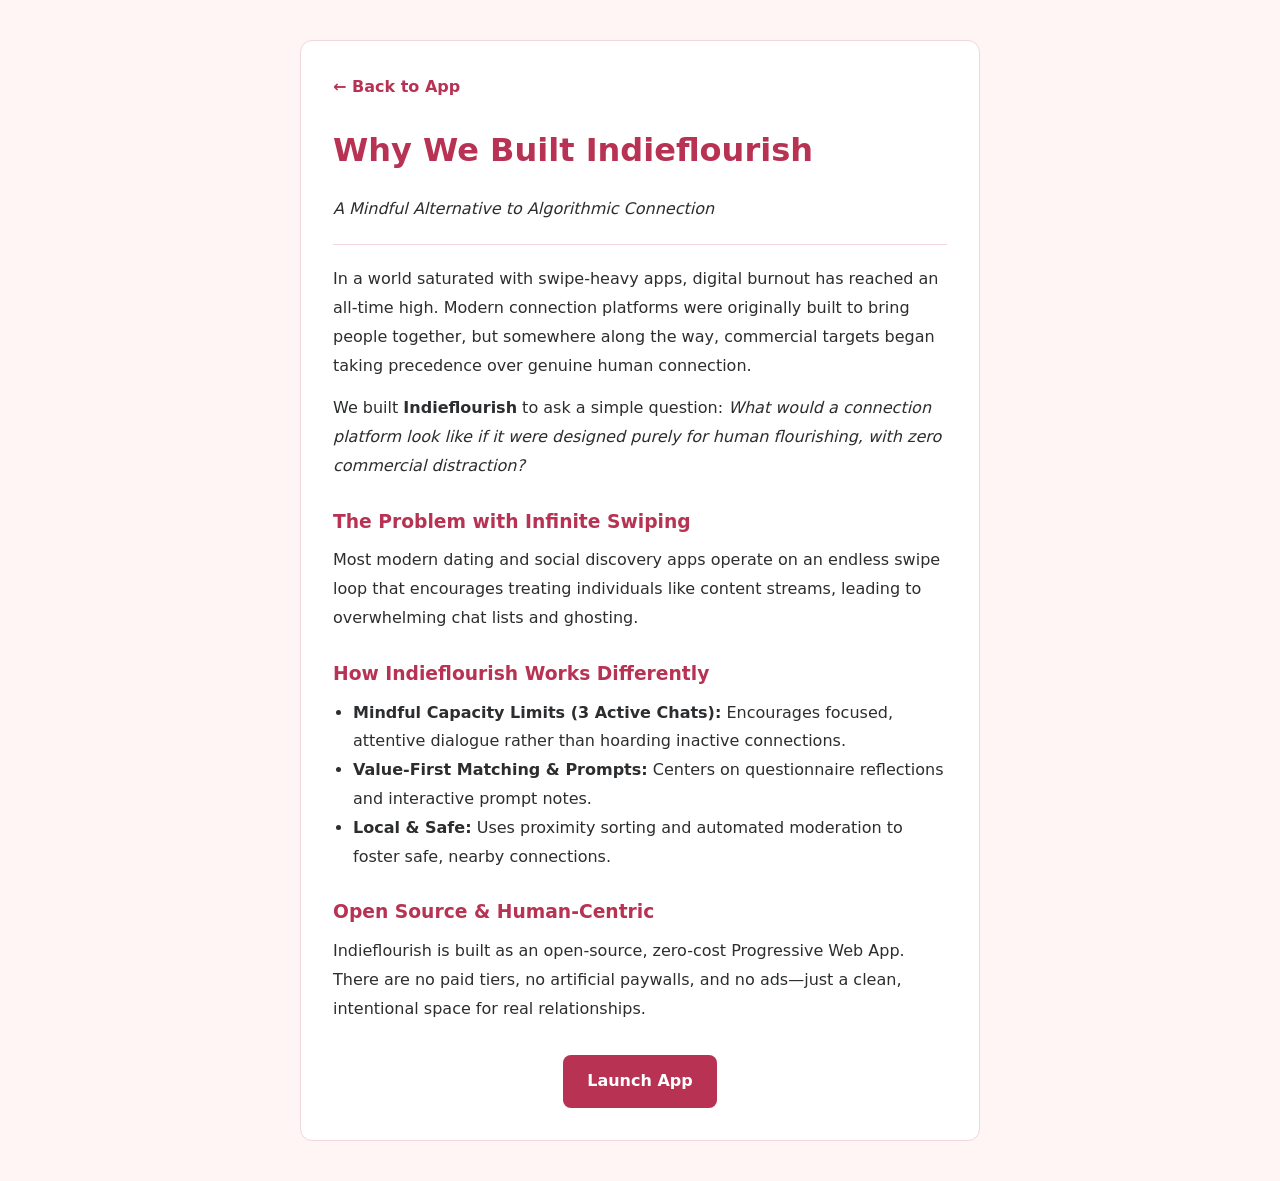
<file: manifesto.html>
<!DOCTYPE html>
<html lang="en">
<head>
  <meta charset="UTF-8" />
  <meta name="viewport" content="width=device-width, initial-scale=1.0" />
  <title>Why We Built Indieflourish — Our Story</title>
  <link rel="stylesheet" href="style.css?v=15" />
  <style>
    .article-container {
      max-width: 680px;
      margin: 40px auto;
      background: #ffffff;
      padding: 32px;
      border-radius: 12px;
      border: 1px solid var(--border);
      line-height: 1.8;
    }
    .article-container h1 { color: var(--primary); margin-bottom: 16px; }
    .article-container h3 { color: var(--primary); margin-top: 24px; margin-bottom: 8px; }
    .article-container p { margin-bottom: 14px; color: var(--text-main); }
    .article-container ul { margin-left: 20px; margin-bottom: 16px; }
    .back-link { display: inline-block; margin-bottom: 20px; color: var(--primary); font-weight: 600; text-decoration: none; }
  </style>
</head>
<body style="background: var(--bg-color); color: var(--text-main);">

  <div class="article-container">
    <a href="/" class="back-link">← Back to App</a>
    
    <h1>Why We Built Indieflourish</h1>
    <p><em>A Mindful Alternative to Algorithmic Connection</em></p>
    <hr style="border: none; border-top: 1px solid var(--border); margin: 20px 0;" />

    <p>In a world saturated with swipe-heavy apps, digital burnout has reached an all-time high. Modern connection platforms were originally built to bring people together, but somewhere along the way, commercial targets began taking precedence over genuine human connection.</p>

    <p>We built <strong>Indieflourish</strong> to ask a simple question: <em>What would a connection platform look like if it were designed purely for human flourishing, with zero commercial distraction?</em></p>

    <h3>The Problem with Infinite Swiping</h3>
    <p>Most modern dating and social discovery apps operate on an endless swipe loop that encourages treating individuals like content streams, leading to overwhelming chat lists and ghosting.</p>

    <h3>How Indieflourish Works Differently</h3>
    <ul>
      <li><strong>Mindful Capacity Limits (3 Active Chats):</strong> Encourages focused, attentive dialogue rather than hoarding inactive connections.</li>
      <li><strong>Value-First Matching & Prompts:</strong> Centers on questionnaire reflections and interactive prompt notes.</li>
      <li><strong>Local & Safe:</strong> Uses proximity sorting and automated moderation to foster safe, nearby connections.</li>
    </ul>

    <h3>Open Source & Human-Centric</h3>
    <p>Indieflourish is built as an open-source, zero-cost Progressive Web App. There are no paid tiers, no artificial paywalls, and no ads—just a clean, intentional space for real relationships.</p>

    <div style="margin-top: 32px; text-align: center;">
      <a href="/" style="display: inline-block; padding: 12px 24px; background: var(--primary); color: #fff; border-radius: 8px; text-decoration: none; font-weight: 600;">Launch App</a>
    </div>
  </div>

</body>
</html>
</file>
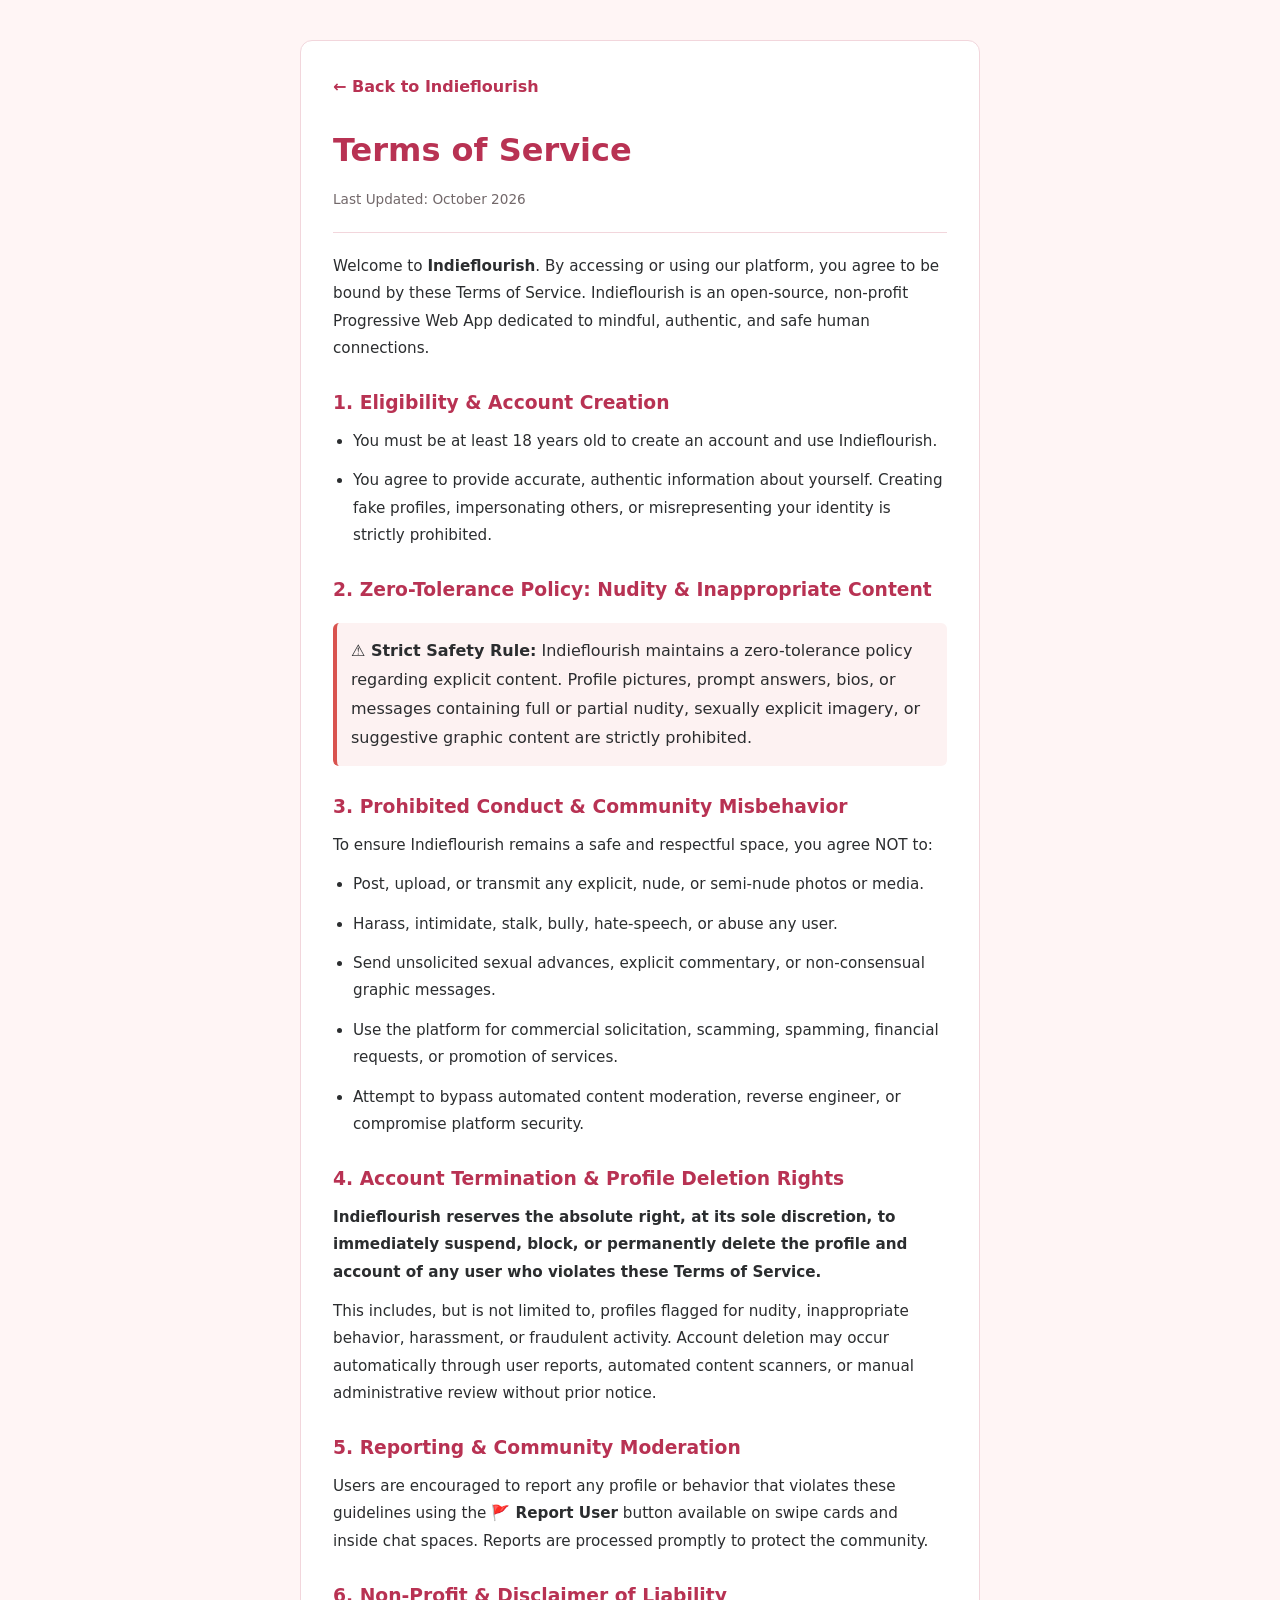
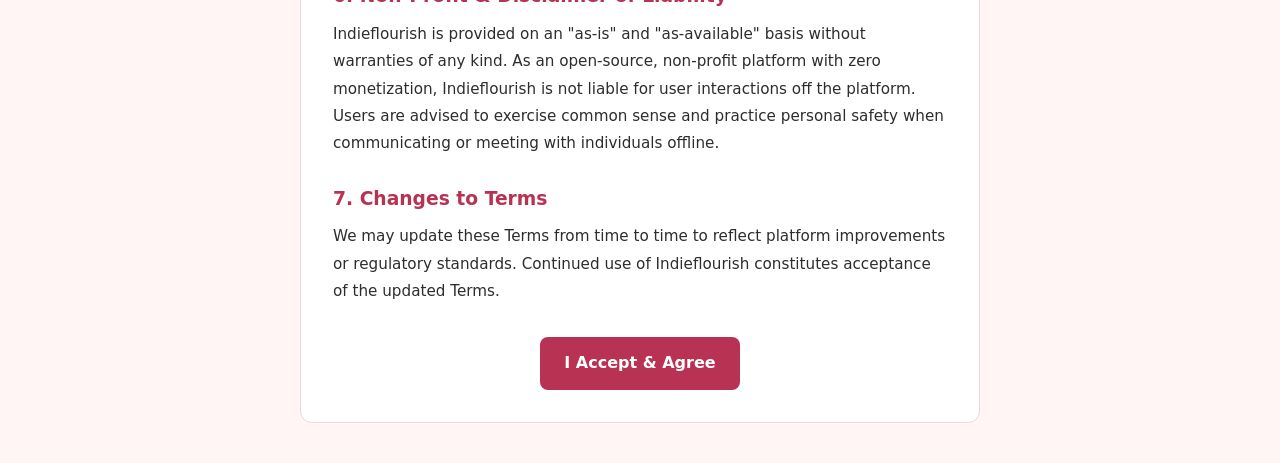
<file: terms.html>
<!DOCTYPE html>
<html lang="en">
<head>
  <meta charset="UTF-8" />
  <meta name="viewport" content="width=device-width, initial-scale=1.0" />
  <title>Terms of Service — Indieflourish</title>
  <link rel="stylesheet" href="style.css?v=15" />
  <style>
    .terms-container {
      max-width: 680px;
      margin: 40px auto;
      background: #ffffff;
      padding: 32px;
      border-radius: 12px;
      border: 1px solid var(--border);
      line-height: 1.8;
    }
    .terms-container h1 { color: var(--primary); margin-bottom: 8px; }
    .terms-container h3 { color: var(--primary); margin-top: 24px; margin-bottom: 8px; }
    .terms-container p, .terms-container li { color: var(--text-main); font-size: 0.95rem; margin-bottom: 12px; }
    .terms-container ul { margin-left: 20px; margin-bottom: 16px; }
    .highlight-box {
      background: #fdf2f2;
      border-left: 4px solid #d9534f;
      padding: 14px;
      border-radius: 6px;
      margin: 16px 0;
    }
    .back-link { display: inline-block; margin-bottom: 20px; color: var(--primary); font-weight: 600; text-decoration: none; }
  </style>
</head>
<body style="background: var(--bg-color); color: var(--text-main);">

  <div class="terms-container">
    <a href="/" class="back-link">← Back to Indieflourish</a>
    
    <h1>Terms of Service</h1>
    <p style="color: var(--text-muted); font-size: 0.85rem;">Last Updated: October 2026</p>
    <hr style="border: none; border-top: 1px solid var(--border); margin: 20px 0;" />

    <p>Welcome to <strong>Indieflourish</strong>. By accessing or using our platform, you agree to be bound by these Terms of Service. Indieflourish is an open-source, non-profit Progressive Web App dedicated to mindful, authentic, and safe human connections.</p>

    <h3>1. Eligibility & Account Creation</h3>
    <ul>
      <li>You must be at least 18 years old to create an account and use Indieflourish.</li>
      <li>You agree to provide accurate, authentic information about yourself. Creating fake profiles, impersonating others, or misrepresenting your identity is strictly prohibited.</li>
    </ul>

    <h3>2. Zero-Tolerance Policy: Nudity & Inappropriate Content</h3>
    <div class="highlight-box">
      <strong>⚠️ Strict Safety Rule:</strong> Indieflourish maintains a zero-tolerance policy regarding explicit content. Profile pictures, prompt answers, bios, or messages containing full or partial nudity, sexually explicit imagery, or suggestive graphic content are strictly prohibited.
    </div>

    <h3>3. Prohibited Conduct & Community Misbehavior</h3>
    <p>To ensure Indieflourish remains a safe and respectful space, you agree NOT to:</p>
    <ul>
      <li>Post, upload, or transmit any explicit, nude, or semi-nude photos or media.</li>
      <li>Harass, intimidate, stalk, bully, hate-speech, or abuse any user.</li>
      <li>Send unsolicited sexual advances, explicit commentary, or non-consensual graphic messages.</li>
      <li>Use the platform for commercial solicitation, scamming, spamming, financial requests, or promotion of services.</li>
      <li>Attempt to bypass automated content moderation, reverse engineer, or compromise platform security.</li>
    </ul>

    <h3>4. Account Termination & Profile Deletion Rights</h3>
    <p>
      <strong>Indieflourish reserves the absolute right, at its sole discretion, to immediately suspend, block, or permanently delete the profile and account of any user who violates these Terms of Service.</strong>
    </p>
    <p>
      This includes, but is not limited to, profiles flagged for nudity, inappropriate behavior, harassment, or fraudulent activity. Account deletion may occur automatically through user reports, automated content scanners, or manual administrative review without prior notice.
    </p>

    <h3>5. Reporting & Community Moderation</h3>
    <p>
      Users are encouraged to report any profile or behavior that violates these guidelines using the <strong>🚩 Report User</strong> button available on swipe cards and inside chat spaces. Reports are processed promptly to protect the community.
    </p>

    <h3>6. Non-Profit & Disclaimer of Liability</h3>
    <p>
      Indieflourish is provided on an "as-is" and "as-available" basis without warranties of any kind. As an open-source, non-profit platform with zero monetization, Indieflourish is not liable for user interactions off the platform. Users are advised to exercise common sense and practice personal safety when communicating or meeting with individuals offline.
    </p>

    <h3>7. Changes to Terms</h3>
    <p>We may update these Terms from time to time to reflect platform improvements or regulatory standards. Continued use of Indieflourish constitutes acceptance of the updated Terms.</p>

    <div style="margin-top: 32px; text-align: center;">
      <a href="/" style="display: inline-block; padding: 12px 24px; background: var(--primary); color: #fff; border-radius: 8px; text-decoration: none; font-weight: 600;">I Accept & Agree</a>
    </div>
  </div>

</body>
</html>
</file>
<file: style.css>
/* =========================================================================
   INDIEFLOURISH MASTER STYLESHEET (Rosy Romantic Theme)
   ========================================================================= */

:root {
  --bg-color: #fff5f5;
  --card-bg: #ffffff;
  --text-main: #2b2d2f;
  --text-muted: #72686a;
  --primary: #b83253;
  --primary-light: #fce8ec;
  --accent: #e65c7b;
  --border: #f2d6dc;
  --radius: 12px;
  --font: system-ui, -apple-system, BlinkMacSystemFont, "Segoe UI", Roboto, sans-serif;
}

* { 
  box-sizing: border-box; 
  margin: 0; 
  padding: 0; 
}

html, body {
  width: 100%;
  min-height: 100vh;
  background-color: #121212;
  color: var(--text-main);
  font-family: var(--font);
  line-height: 1.4;
  margin: 0;
  padding: 0;
  overflow-x: hidden;
}

body {
  display: flex;
  justify-content: center;
  align-items: flex-start;
}

/* Base Mobile Shell */
#app-container {
  width: 100vw;
  max-width: 480px;
  min-height: 100vh;
  background: var(--bg-color);
  border: none;
  border-radius: 0;
  padding: 12px 14px 110px 14px;
  display: flex;
  flex-direction: column;
  position: relative;
  box-sizing: border-box;
}

@media (min-width: 520px) {
  #app-container {
    width: 100%;
    min-height: 92vh;
    margin: 20px auto;
    border-radius: 16px;
    border: 1px solid var(--border);
    box-shadow: 0 10px 30px rgba(0,0,0,0.3);
  }
}
/* Header & Navigation Bar */
.app-header {
  display: flex;
  justify-content: space-between;
  align-items: center;
  margin-bottom: 12px;
  padding-bottom: 8px;
  border-bottom: 1px solid var(--border);
  flex-shrink: 0;
}

.brand-title {
  font-size: 1.35rem;
  color: var(--primary);
  font-weight: 700;
  letter-spacing: -0.5px;
}

.header-actions {
  display: flex;
  align-items: center;
  gap: 10px;
}

.donate-btn {
  background-color: #ffe6eb;
  color: var(--primary);
  border: 1px solid #f7b2c0;
  padding: 4px 10px;
  border-radius: 20px;
  font-size: 0.78rem;
  font-weight: 700;
  cursor: pointer;
  width: auto;
  transition: all 0.2s ease;
}

.donate-btn:hover {
  background-color: var(--primary);
  color: #ffffff;
}

.menu-container {
  position: relative;
}

.menu-btn {
  background: none;
  border: none;
  color: var(--primary);
  font-size: 1.4rem;
  cursor: pointer;
  padding: 2px 6px;
  width: auto;
}

.dropdown-menu {
  position: absolute;
  right: 0;
  top: 36px;
  background: #ffffff;
  border: 1px solid var(--border);
  border-radius: 8px;
  box-shadow: 0 6px 20px rgba(184, 50, 83, 0.12);
  width: 200px;
  display: none;
  z-index: 100;
  overflow: hidden;
}

.dropdown-menu.show {
  display: block;
}

.dropdown-item,
.dropdown-item-link {
  display: block;
  padding: 10px 14px;
  font-size: 0.88rem;
  color: var(--text-main);
  background: none;
  border: none;
  width: 100%;
  text-align: left;
  cursor: pointer;
  border-bottom: 1px solid var(--border);
  text-decoration: none;
}

.dropdown-item-link:hover,
.dropdown-item:hover {
  background-color: var(--primary-light);
}

.dropdown-item.danger {
  color: #d9534f;
}

/* Main Layout Views & Sections */
.section {
  display: none;
  flex-direction: column;
  flex-grow: 1;
}

.section.active {
  display: flex;
}

#dashboard-section.active,
#chat-section.active {
  display: flex;
  flex-direction: column;
  flex-grow: 1;
  height: 100%;
}

.nav-tabs {
  display: flex;
  border-bottom: 1px solid var(--border);
  margin-bottom: 10px;
  flex-shrink: 0;
}

.tab-btn {
  flex: 1;
  background: none;
  border: none;
  border-bottom: 2px solid transparent;
  color: var(--text-muted);
  padding: 8px 0;
  font-size: 0.9rem;
  font-weight: 600;
  cursor: pointer;
  border-radius: 0;
  position: relative;
}

.tab-btn.active {
  color: var(--primary);
  border-bottom: 2px solid var(--primary);
  background: none;
}

.unread-dot {
  display: inline-block;
  width: 7px;
  height: 7px;
  background-color: var(--accent);
  border-radius: 50%;
  position: absolute;
  top: 6px;
  right: 28%;
}

.dashboard-view {
  display: none;
  flex-direction: column;
  flex-grow: 1;
}

.dashboard-view.active {
  display: flex;
}

/* Forms & Inputs Styling */
.form-group {
  margin-bottom: 14px;
}

label {
  display: block;
  font-weight: 600;
  font-size: 0.85rem;
  margin-bottom: 4px;
}

input:not([type="checkbox"]):not([type="radio"]), select, textarea {
  width: 100%;
  padding: 10px;
  border: 1px solid var(--border);
  border-radius: 8px;
  font-size: 0.95rem;
  font-family: inherit;
  background-color: #faf9f7;
}

input[type="checkbox"], input[type="radio"] {
  width: auto;
  margin-right: 8px;
  cursor: pointer;
}

input:focus,
select:focus,
textarea:focus {
  outline: 2px solid var(--primary);
  background-color: #ffffff;
}

input.readonly-input {
  background: #fdf2f4;
  color: var(--text-muted);
}

.location-input-group {
  display: flex;
  gap: 10px;
  align-items: center;
}

.terms-checkbox-group {
  display: flex;
  align-items: flex-start;
  gap: 10px;
  margin-top: 10px;
}

.terms-checkbox {
  width: 18px;
  height: 18px;
  margin-top: 2px;
  cursor: pointer;
  accent-color: var(--primary);
}

.terms-label {
  font-size: 0.82rem;
  color: var(--text-main);
  font-weight: normal;
  cursor: pointer;
  line-height: 1.4;
}

.terms-label a {
  color: var(--primary);
  font-weight: 600;
}

button {
  width: 100%;
  padding: 12px;
  background-color: var(--primary);
  color: #fff;
  border: none;
  border-radius: 8px;
  font-size: 0.95rem;
  font-weight: 600;
  cursor: pointer;
  transition: background 0.2s ease;
}

button:hover {
  background-color: var(--btn-hover);
}

.back-btn {
  background: none;
  border: 1px solid var(--border);
  color: var(--primary);
  padding: 6px 12px;
  border-radius: 6px;
  font-size: 0.82rem;
  width: auto;
  cursor: pointer;
}

.back-btn:hover {
  background-color: var(--primary-light);
}

.back-btn.nowrap-btn {
  white-space: nowrap;
  padding: 10px 14px;
}

#save-profile-btn {
  position: sticky;
  bottom: 16px;
  margin-top: 20px;
  z-index: 50;
  box-shadow: 0 4px 16px rgba(184, 50, 83, 0.2);
}

/* Questionnaire & Option Styles */
.question-card {
  background: #ffffff;
  border: 1px solid var(--border);
  padding: 14px;
  border-radius: 10px;
  margin-bottom: 14px;
  box-shadow: 0 2px 8px rgba(184, 50, 83, 0.04);
}

.option-btn {
  display: block;
  width: 100%;
  text-align: left;
  background: #fff;
  color: var(--text-main);
  border: 1px solid var(--border);
  padding: 10px;
  margin-top: 6px;
  border-radius: 6px;
  cursor: pointer;
  font-weight: normal;
}

.option-btn.selected {
  border-color: var(--primary);
  background-color: var(--primary-light);
  font-weight: 600;
  color: var(--primary);
}

.acceptable-container-box {
  background: #fffafa;
  border: 1px dashed var(--border);
  border-radius: 8px;
  padding: 10px 12px;
  margin-top: 10px;
}

.acceptable-option-row {
  display: flex;
  align-items: center;
  gap: 8px;
  margin-bottom: 6px;
  cursor: pointer;
}

.acceptable-option-checkbox {
  accent-color: var(--primary);
  width: 16px;
  height: 16px;
  cursor: pointer;
}

.acceptable-option-text {
  font-size: 0.85rem;
  color: var(--text-main);
}

.badge {
  display: inline-block;
  padding: 3px 8px;
  background-color: var(--primary-light);
  color: var(--primary);
  border-radius: 20px;
  font-size: 0.72rem;
  font-weight: 600;
  text-transform: uppercase;
  margin-bottom: 6px;
}

.status-msg {
  margin-top: 10px;
  font-size: 0.85rem;
  text-align: center;
  color: var(--accent);
}

/* Profile Form Nested Sections */
.form-subgroup-box {
  background: #ffffff;
  border: 1px solid var(--border);
  border-radius: 8px;
  padding: 12px;
  margin-bottom: 18px;
}

.subgroup-title {
  font-size: 0.95rem;
  color: var(--primary);
  margin-bottom: 12px;
}

.subgroup-category-heading {
  font-size: 0.85rem;
  color: var(--accent);
  margin-bottom: 8px;
  text-transform: uppercase;
  font-weight: 700;
}

.subgroup-category-heading.margin-top {
  margin-top: 14px;
}

/* Discover Feed & Card Styles */
.deck-subheader {
  display: flex;
  justify-content: space-between;
  align-items: center;
  margin-bottom: 4px;
  flex-shrink: 0;
  width: 100%;
  padding: 10px 16px;
  box-sizing: border-box;
}

.pref-modal-trigger-btn {
  background: none;
  border: none;
  color: var(--text-muted);
  cursor: pointer;
  display: flex;
  flex-direction: row;
  align-items: center;
  gap: 6px;
  font-size: 0.8rem;
  font-weight: 500;
  padding: 0;
  margin: 0;
}

.deck-container {
  position: relative;
  width: 100%;
  flex-grow: 1;
  overflow-y: auto;
  padding-bottom: 90px;
  margin-bottom: 0;
}

.profile-feed-card {
  background: #ffffff;
  border: 1px solid var(--border);
  border-radius: 16px;
  overflow: hidden;
  box-shadow: 0 4px 20px rgba(184, 50, 83, 0.08);
  margin-bottom: 16px;
  display: flex;
  flex-direction: column;
}

.feed-photo {
  width: 100%;
  max-height: 520px;
  object-fit: cover;
  display: block;
}

.feed-section-box {
  background: #fff8f9;
  border: 1px solid var(--border);
  padding: 16px;
  border-radius: 12px;
  margin: 10px 14px;
}

.feed-bio-box {
  background: #ffffff;
  border-left: 4px solid var(--primary);
  padding: 14px 16px;
  margin: 10px 14px;
  border-radius: 8px;
  border: 1px solid var(--border);
  border-left-width: 4px;
}

.feed-prompt-box {
  background: var(--primary-light);
  border: 1px solid #f2c7d1;
  padding: 16px;
  border-radius: 12px;
  margin: 10px 14px;
}

.feed-header-info {
  padding: 16px 14px 10px 14px;
}

.card-match-badge {
  background-color: var(--primary-light);
  color: var(--primary);
  font-weight: 700;
  font-size: 0.8rem;
  padding: 4px 10px;
  border-radius: 20px;
  white-space: nowrap;
}

.card-details-grid {
  display: flex;
  flex-wrap: wrap;
  gap: 6px;
}

.detail-tag {
  background: #fdf2f4;
  color: var(--text-main);
  border: 1px solid var(--border);
  border-radius: 14px;
  padding: 6px 12px;
  font-size: 0.8rem;
  font-weight: 500;
  display: inline-flex;
  align-items: center;
  gap: 4px;
}

.card-prompt-q {
  font-size: 0.75rem;
  font-weight: 700;
  color: var(--primary);
  text-transform: uppercase;
  margin-bottom: 3px;
}

.comment-bio-btn {
  background: none;
  border: 1px dashed var(--primary);
  color: var(--primary);
  padding: 10px;
  font-size: 0.85rem;
  border-radius: 8px;
  cursor: pointer;
  width: 100%;
}

.comment-bio-btn:hover {
  background: var(--primary-light);
}

.card-intent {
  font-size: 0.85rem;
  color: var(--text-muted);
  text-transform: capitalize;
  text-align: center;
}

/* Sticky Bottom Action Bar */
.sticky-action-bar {
  position: fixed;
  bottom: 0;
  left: 50%;
  transform: translateX(-50%);
  width: 100%;
  max-width: 480px;
  background: linear-gradient(to top, rgba(255, 245, 245, 0.98) 75%, rgba(255, 245, 245, 0));
  padding: 16px 20px 20px 20px;
  display: flex;
  justify-content: center;
  align-items: center;
  gap: 30px;
  z-index: 99;
}

.action-circle-btn {
  width: 64px;
  height: 64px;
  border-radius: 50%;
  display: flex;
  align-items: center;
  justify-content: center;
  font-size: 1.6rem;
  border: 2px solid var(--border);
  box-shadow: 0 6px 16px rgba(184, 50, 83, 0.12);
  cursor: pointer;
  background: #ffffff;
  transition: transform 0.2s ease;
}

.action-circle-btn:hover {
  transform: scale(1.08);
}

.action-circle-btn.pass {
  color: #d9534f;
  border-color: #f5c6cb;
}

.action-circle-btn.connect {
  background: var(--primary);
  color: #ffffff;
  border-color: var(--primary);
}

.action-circle-btn.super-like {
  background: #fff2f5;
  color: var(--accent);
  border-color: var(--border);
  width: 52px;
  height: 52px;
  font-size: 1.3rem;
}

/* Connections & Chat Messaging */
.connections-list {
  display: flex;
  flex-direction: column;
  gap: 10px;
}

.connection-item {
  background: #ffffff;
  border: 1px solid var(--border);
  border-radius: 10px;
  padding: 10px 14px;
  display: flex;
  align-items: center;
  gap: 10px;
  cursor: pointer;
  transition: background 0.2s ease, border-color 0.2s ease;
}

.connection-item:hover {
  background-color: var(--primary-light);
  border-color: var(--primary);
}

.connection-avatar {
  width: 44px;
  height: 44px;
  border-radius: 50%;
  object-fit: cover;
  border: 2px solid var(--primary-light);
  flex-shrink: 0;
  background-color: #fffafa;
  display: flex;
  align-items: center;
  justify-content: center;
  font-size: 1.1rem;
}

.connection-info {
  flex-grow: 1;
  overflow: hidden;
}

.connection-info h4 {
  font-size: 0.95rem;
  color: var(--primary);
  margin-bottom: 2px;
}

.connection-info p {
  font-size: 0.78rem;
  color: var(--text-muted);
}

.status-tag {
  font-size: 0.72rem;
  font-weight: 700;
  padding: 3px 8px;
  border-radius: 10px;
  text-transform: uppercase;
  flex-shrink: 0;
}

.status-tag.accepted {
  background-color: var(--primary-light);
  color: var(--primary);
}

.status-tag.pending {
  background-color: #fff0f3;
  color: var(--primary);
}

.chat-header {
  display: flex;
  align-items: center;
  gap: 10px;
  padding-bottom: 10px;
  border-bottom: 1px solid var(--border);
  margin-bottom: 10px;
}

.chat-title-wrapper {
  cursor: pointer;
  flex-grow: 1;
}

.chat-title-wrapper h3 {
  font-size: 1.05rem;
  color: var(--primary);
}

.chat-messages {
  flex-grow: 1;
  min-height: 0;
  max-height: none;
  overflow-y: auto;
  display: flex;
  flex-direction: column;
  gap: 8px;
  padding: 8px;
  background: #fff8f9;
  border: 1px solid var(--border);
  border-radius: 8px;
  margin-bottom: 8px;
}

.chat-input-area {
  display: flex;
  gap: 6px;
  margin-top: auto;
  flex-shrink: 0;
}

.message-bubble {
  max-width: 75%;
  padding: 8px 12px;
  border-radius: 10px;
  font-size: 0.88rem;
  word-break: break-word;
}

.message-bubble.sent {
  background: var(--primary);
  color: #fff;
  align-self: flex-end;
  border-bottom-right-radius: 2px;
}

.message-bubble.received {
  background: #fff;
  color: var(--text-main);
  border: 1px solid var(--border);
  align-self: flex-start;
  border-bottom-left-radius: 2px;
}

.chat-input-area {
  display: flex;
  gap: 6px;
  margin-top: auto;
  flex-shrink: 0;
}

.chat-input-area input {
  flex-grow: 1;
  margin-bottom: 0;
}

.chat-input-area button {
  width: auto;
  padding: 0 16px;
}

/* Modals & Overlays */
.modal {
  position: fixed;
  top: 0;
  left: 0;
  width: 100%;
  height: 100%;
  background: rgba(40, 15, 20, 0.6);
  display: none;
  justify-content: center;
  align-items: center;
  z-index: 1000;
  padding: 16px;
}

.modal.show {
  display: flex;
}

.modal-content {
  background: #ffffff;
  padding: 20px;
  border-radius: 12px;
  width: 100%;
  max-width: 400px;
  max-height: 85vh;
  overflow-y: auto;
  box-shadow: 0 10px 30px rgba(184, 50, 83, 0.2);
}

.modal-content.medium-width {
  max-width: 420px;
}

.modal-content.wide-width {
  max-width: 440px;
}

.modal-title {
  color: var(--primary);
  margin-bottom: 8px;
}

.modal-subtitle {
  font-size: 0.82rem;
  color: var(--text-muted);
  margin-bottom: 16px;
}

.modal-btn-row {
  display: flex;
  gap: 10px;
  margin-top: 20px;
}

.modal-btn-row button {
  flex: 1;
}

.modal-body-box {
  background: #fff8f9;
  border: 1px solid var(--border);
  padding: 16px;
  border-radius: 10px;
  margin-bottom: 20px;
}

/* Preferences Modal Specific Utilities */
.preferences-slider-group {
  margin-bottom: 18px;
}

.preferences-slider-header {
  display: flex;
  justify-content: space-between;
  font-weight: 600;
  margin-bottom: 8px;
}

.range-slider-input {
  width: 100%;
  accent-color: var(--primary);
  cursor: pointer;
}

.range-marks {
  display: flex;
  justify-content: space-between;
  font-size: 0.7rem;
  color: var(--text-muted);
  margin-top: 4px;
  padding: 0 2px;
}

.age-range-inputs {
  display: flex;
  gap: 10px;
  align-items: center;
}

.checkbox-options-stack {
  display: flex;
  flex-direction: column;
  gap: 6px;
}

.checkbox-options-stack label {
  font-weight: normal;
  display: flex;
  align-items: center;
  gap: 6px;
  cursor: pointer;
}

.checkbox-options-stack input[type="checkbox"] {
  width: auto;
  accent-color: var(--primary);
}

/* =========================================================================
   PREFERENCES BUTTON UTILITY STYLES
   ========================================================================= */
.preferences-btn {
  background: transparent;
  border: none;
  color: var(--text-muted);
  cursor: pointer;
  display: inline-flex;
  flex-direction: row;
  align-items: center;
  gap: 6px;
  font-size: 0.8rem;
  font-weight: 500;
  padding: 6px 10px;
  border-radius: 6px;
  width: auto;
  margin: 0;
  transition: background-color 0.2s ease, color 0.2s ease;
}

.preferences-btn:hover {
  background-color: var(--primary-light);
  color: var(--primary);
}

/* Photo Upload Thumbnails */
.card-photo-thumb {
  width: 60px;
  height: 60px;
  border-radius: 6px;
  object-fit: cover;
  border: 1px solid var(--border);
}

.photo-preview-flex {
  display: flex;
  gap: 8px;
  margin-top: 10px;
  flex-wrap: wrap;
}

/* Enhanced Photo Thumbnail Grid for Setup & Onboarding */
.photo-thumb-wrapper {
  position: relative;
  display: inline-block;
  margin-right: 8px;
  margin-bottom: 8px;
}

.photo-thumb-wrapper .card-photo-thumb {
  width: 80px;
  height: 80px;
  object-fit: cover;
  border-radius: 8px;
  border: 1px solid var(--border);
  box-shadow: 0 2px 6px rgba(0, 0, 0, 0.08);
}

.remove-setup-photo-btn {
  position: absolute;
  top: -6px;
  right: -6px;
  background: #d9534f;
  color: #ffffff;
  border: none;
  border-radius: 50%;
  width: 22px;
  height: 22px;
  font-size: 12px;
  font-weight: bold;
  cursor: pointer;
  display: flex;
  align-items: center;
  justify-content: center;
  box-shadow: 0 2px 4px rgba(0, 0, 0, 0.2);
  transition: transform 0.15s ease;
}

.remove-setup-photo-btn:hover {
  transform: scale(1.1);
  background: #c9302c;
}

/* QR Code & Direct Transfer Callout Box */
.donate-qr-container {
  text-align: center;
}

.qr-code-img {
  width: 160px;
  height: 160px;
  border-radius: 8px;
  border: 1px solid var(--border);
  margin: 12px 0;
}

.upi-code-badge {
  background: #fce8ec;
  color: var(--primary);
  padding: 6px 12px;
  border-radius: 4px;
  font-weight: bold;
  font-size: 0.95rem;
  display: inline-block;
}

/* Secondary & Danger Buttons */
button.btn-secondary {
  background: var(--text-muted);
  color: #ffffff;
}

button.btn-secondary:hover {
  background-color: #595052;
}

button.btn-danger {
  background: #d9534f;
  color: #ffffff;
}

button.btn-danger:hover {
  background-color: #c9302c;
}

button.btn-outline-danger {
  background: #ffffff;
  color: #d9534f;
  border: 1px solid #f5c6cb;
}

button.btn-outline-danger:hover {
  background: #fdf2f2;
}
/* Clean Dynamic UI Helpers (Extracted from app.js) */
.photo-thumb-wrapper {
  position: relative;
}
.edit-thumb-wrap {
  display: inline-block;
}
.remove-photo-btn {
  position: absolute;
  top: -6px;
  right: -6px;
  background: #d9534f;
  color: #fff;
  border: none;
  border-radius: 50%;
  width: 20px;
  height: 20px;
  font-size: 11px;
  cursor: pointer;
  display: flex;
  align-items: center;
  justify-content: center;
}
.profile-photo-row {
  display: flex;
  gap: 6px;
  margin: 10px 0;
  overflow-x: auto;
}
.profile-detail-text {
  margin-bottom: 6px;
}
.profile-detail-text-top {
  margin-top: 8px;
}
.deep-dive-trigger-btn {
  background: var(--primary-light);
  color: var(--primary);
  border: 1px solid var(--primary);
  width: 100%;
  margin-top: 14px;
  padding: 8px;
  border-radius: 6px;
  font-weight: 600;
  cursor: pointer;
}
.partner-header-flex {
  display: flex;
  justify-content: space-between;
  align-items: flex-start;
  margin-bottom: 10px;
}
.partner-name-title {
  font-size: 1.2rem;
  font-weight: 700;
  color: var(--primary);
}
.partner-location-text {
  font-size: 0.85rem;
  color: var(--text-muted);
}
.partner-header-actions {
  display: flex;
  flex-direction: column;
  align-items: flex-end;
  gap: 4px;
}
.partner-badge {
  background: var(--primary-light);
  color: var(--primary);
  font-weight: 700;
  font-size: 0.8rem;
  padding: 4px 10px;
  border-radius: 12px;
}
.partner-report-btn {
  background: none;
  border: none;
  color: #d9534f;
  font-size: 0.75rem;
  cursor: pointer;
  padding: 0;
}
.partner-bio-box {
  font-size: 0.95rem;
  color: var(--text-main);
  background: #fff;
  padding: 12px;
  border-radius: 8px;
  border-left: 3px solid var(--primary);
  margin-bottom: 10px;
}
.partner-prompt-box {
  background: var(--primary-light);
  padding: 10px;
  border-radius: 6px;
  font-size: 0.85rem;
  margin-bottom: 10px;
}
.partner-intent-text {
  font-size: 0.8rem;
  color: var(--text-muted);
  text-transform: capitalize;
}
/* =========================================================================
   MODAL BUTTON STACK UTILITY
   ========================================================================= */
.modal-btn-stack {
  display: flex;
  flex-direction: column;
  gap: 12px;
  margin-top: 18px;
}
</file>
